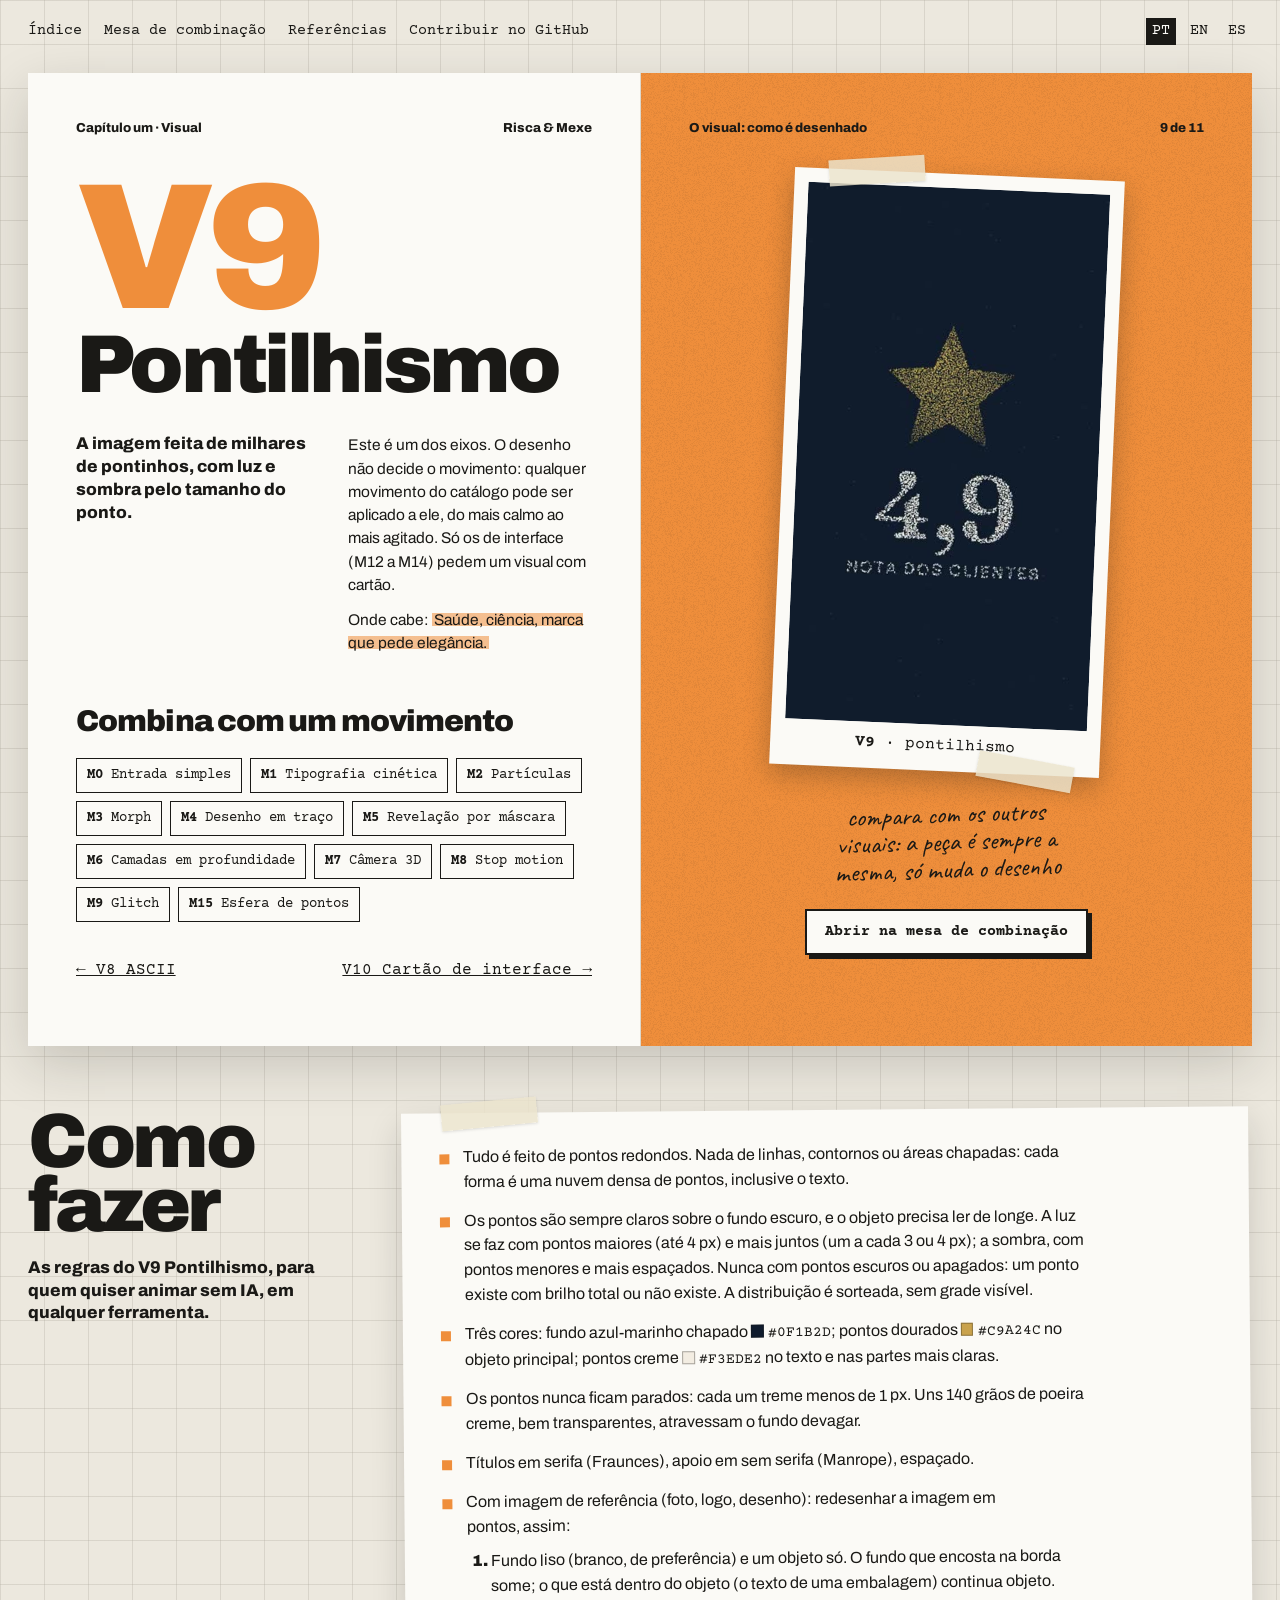
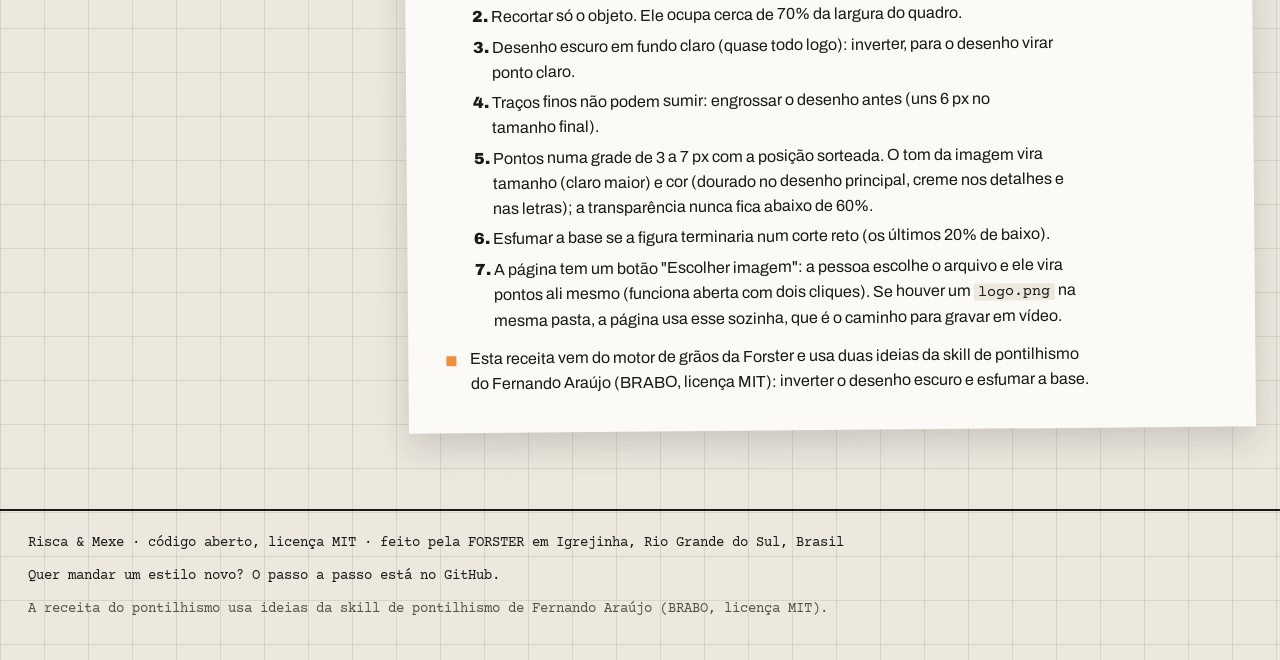
<file: Item.html>
<!doctype html>
<html lang="pt-BR">
<head>

<meta charset="utf-8">
<meta name="viewport" content="width=device-width, initial-scale=1">
<title>Risca &amp; Mexe · item</title>
<meta name="description" content="Um índice aberto de estilos de animação. Toda animação são duas escolhas: como ela é desenhada e como ela se mexe. Escolha uma de cada, veja ao vivo e leve a receita para a IA.">
<meta property="og:title" content="Risca &amp; Mexe">
<meta property="og:description" content="Um índice aberto de estilos de animação: escolha como desenhar e como mexer, e veja ao vivo.">
<meta property="og:image" content="https://riscaemexe.com.br/img/compartilhar.jpg">
<meta property="og:type" content="website">
<meta name="twitter:card" content="summary_large_image">
<link rel="icon" href="img/icone.svg" type="image/svg+xml">
<link rel="preconnect" href="https://fonts.googleapis.com">
<link rel="stylesheet" href="https://fonts.googleapis.com/css2?family=Archivo:wdth,wght@62..125,400..900&family=Caveat:wght@500;600&family=Courier+Prime:wght@400;700&display=swap">
<link rel="stylesheet" href="estilo.css">
<script src="textos.js"></script>
<style>
  /* página dupla: texto à esquerda, o vídeo colado à direita */
  .folha { max-width: 1380px; margin: 0 auto; padding: 10px 28px 80px; }
  .dupla { display: grid; grid-template-columns: 1fr 1fr; gap: 0; background: var(--branco); box-shadow: 0 18px 50px rgba(26,25,22,.18); min-height: 760px; }
  .pagina { position: relative; padding: 46px 48px 54px; overflow: hidden; }
  .pagina + .pagina { border-left: 1px solid #ddd8cc; }
  .pagina.laranja { background: var(--laranja); }
  .cab { display: flex; justify-content: space-between; font-weight: 800; font-size: 13px; margin-bottom: 36px; position: relative; }
  .num-grande { font-size: clamp(120px, 14vw, 210px); color: var(--laranja); }
  h1.titulo { font-size: clamp(54px, 6.4vw, 96px); margin-top: 6px; text-wrap: balance; hyphens: auto; overflow-wrap: break-word; }
  .texto { columns: 2; column-gap: 28px; margin-top: 34px; font-size: 15.5px; max-width: 640px; }
  .texto p { margin: 0 0 12px; break-inside: avoid; }
  .texto .abre { font-weight: 800; font-size: 17px; line-height: 1.35; }
  .grande { position: relative; width: min(330px, 70%); margin: 30px auto 0; transform: rotate(2.5deg); }
  .grande .polaroide { position: relative; width: 100%; padding: 14px 14px 46px; }
  .grande .legenda { font-size: 16px; bottom: 14px; }
  .sem-modelo { aspect-ratio: 9 / 16; display: grid; place-items: center; font-family: var(--f-maquina); font-size: 16px; }
  /* a anotação fica embaixo da polaroide, sobre o laranja, e não encosta no número */
  .pagina.laranja .nota { position: relative; max-width: 300px; margin: 30px auto 0; text-align: center; transform: rotate(-2deg); text-wrap: balance; }
  .abrir { position: relative; text-align: center; margin: 26px 0 0; }
  .combina { margin-top: 44px; position: relative; }
  .combina h2 { font-family: var(--f-titulo); font-weight: 900; font-size: 30px; letter-spacing: -0.03em; margin: 0 0 14px; }
  .chips { display: flex; flex-wrap: wrap; gap: 8px; }
  .chip { font-family: var(--f-maquina); font-size: 14px; background: var(--branco); border: 1.5px solid var(--tinta); padding: 6px 10px; text-decoration: none; }
  .chip b { font-weight: 700; }
  .chip:hover { background: var(--tinta); color: var(--branco); }
  .passa { display: flex; justify-content: space-between; gap: 16px; margin-top: 26px; font-family: var(--f-maquina); }
  .passa a { display: inline-flex; align-items: center; min-height: 44px; }   /* 44 px de toque para o dedo */
  .passa a:last-child { text-align: right; justify-content: flex-end; margin-left: auto; }
  /* como fazer: a receita do item, para animar sem IA */
  .receita { display: grid; grid-template-columns: minmax(220px, .55fr) 1.45fr; gap: 28px 56px; align-items: start; margin-top: 64px; }
  .receita h2 { font-size: clamp(48px, 6vw, 92px); margin-bottom: 18px; }
  .receita .lead, .vida .lead { margin: 0; max-width: 30ch; font-weight: 800; font-size: 17px; line-height: 1.35; text-wrap: pretty; }
  .folha-receita { position: relative; background: var(--branco); padding: 32px 36px 36px; box-shadow: 0 14px 34px rgba(26,25,22,.16); transform: rotate(-.5deg); }
  .regras { margin: 0; padding: 0; list-style: none; display: grid; gap: 14px; max-width: 72ch; }
  .regras > li { position: relative; padding-left: 26px; line-height: 1.55; text-wrap: pretty; }
  .regras > li::before { content: ""; position: absolute; left: 2px; top: .55em; width: 10px; height: 10px; background: var(--laranja); }
  .regras ol { margin: 10px 0 0; padding-left: 24px; display: grid; gap: 6px; }
  .regras ol li::marker { font-family: var(--f-titulo); font-weight: 900; }
  .folha-receita .solta { margin: 0; max-width: 64ch; line-height: 1.55; }
  .folha-receita code { font-family: var(--f-maquina); font-size: .95em; background: var(--papel); padding: 0 .3em; }
  .cor { white-space: nowrap; font-family: var(--f-maquina); font-size: .92em; }
  .cor i { display: inline-block; width: .85em; height: .85em; margin-right: .3em; vertical-align: -.08em; border: 1px solid rgba(26,25,22,.35); }
  /* na vida real: os filmes de referências.js que usam este movimento, como polaroides deitadas */
  .vida { display: grid; grid-template-columns: minmax(220px, .55fr) 1.45fr; gap: 28px 56px; align-items: start; margin-top: 64px; }
  .vida h2 { font-size: clamp(48px, 6vw, 92px); margin-bottom: 18px; }
  .vida-nota { margin: 12px 0 0; max-width: 34ch; font-family: var(--f-maquina); font-size: 13.5px; line-height: 1.45; text-wrap: pretty; }
  .filmes { display: flex; flex-wrap: wrap; gap: 30px 24px; padding-top: 6px; }
  .cartao-filme { display: grid; gap: 4px; align-content: start; width: min(100%, 280px); padding: 10px 10px 14px; background: var(--branco); box-shadow: 0 10px 26px rgba(26,25,22,.2); text-decoration: none; }
  .cartao-filme .quadro { position: relative; aspect-ratio: 16 / 9; background: #111; overflow: hidden; margin-bottom: 6px; }
  .cartao-filme img { position: absolute; inset: 0; width: 100%; height: 100%; object-fit: cover; }
  .cartao-filme b { font-family: var(--f-titulo); font-weight: 800; font-size: 16px; line-height: 1.15; text-wrap: balance; }
  .cartao-filme span, .cartao-filme em { font-family: var(--f-maquina); font-size: 13px; font-style: normal; }
  .cartao-filme em { font-weight: 700; display: flex; flex-wrap: wrap; align-items: baseline; gap: 2px 10px; }
  .cartao-filme .vm { white-space: nowrap; }
  .cartao-filme:hover b { text-decoration: underline; text-underline-offset: 3px; }
  @media (max-width: 900px) {
    .folha { padding: 10px 12px 60px; }
    .dupla { grid-template-columns: 1fr; }
    .pagina { padding: 32px 22px 40px; }
    .pagina + .pagina { border-left: 0; }
    .texto { columns: 1; }
    h1.titulo { font-size: clamp(40px, 11vw, 96px); }
    .receita { grid-template-columns: 1fr; margin-top: 44px; }
    .vida { grid-template-columns: 1fr; margin-top: 44px; }
    .cartao-filme { transform: none !important; }
    .folha-receita { padding: 26px 20px 28px; transform: none; }
  }
  /* celular (até 600 px): a ordem vira número e nome, a polaroide com o vídeo (na faixa laranja), o texto, "Combina com" numa
     fileira que rola de lado e a navegação. As duas páginas viram uma só (display: contents) e cada pedaço ganha a sua ordem. */
  @media (max-width: 600px) {
    .dupla { display: grid; grid-template-columns: minmax(0, 1fr); min-height: 0; padding: 24px 20px 32px; }
    .pagina, .pagina.laranja { display: contents; }
    .pagina > .cab { order: 1; margin-bottom: 20px; }
    .num-grande { order: 2; font-size: clamp(92px, 30vw, 140px); }
    h1.titulo { order: 3; }
    .laranja-dentro { order: 4; position: relative; overflow: hidden; background: var(--laranja); margin: 26px -20px 0; padding: 22px 20px 28px; }
    .laranja-dentro .cab { margin-bottom: 16px; }
    .texto { order: 5; margin-top: 26px; }
    .combina { order: 6; margin-top: 34px; }
    .passa { order: 7; flex-wrap: wrap; }
    .grande { width: min(250px, 72%); margin-top: 6px; }
    .grande .polaroide { padding-bottom: 40px; }
    .grande .legenda { font-size: 12px; bottom: 13px; }
    .pagina.laranja .nota { margin-top: 22px; }
    .chips { flex-wrap: nowrap; overflow-x: auto; gap: 8px; margin: 0 -20px; padding: 2px 48px 10px 20px; scrollbar-width: none; -webkit-mask-image: linear-gradient(90deg, #000 86%, transparent); mask-image: linear-gradient(90deg, #000 86%, transparent); }
    .chips::-webkit-scrollbar { display: none; }
    .chip { flex: none; display: inline-flex; align-items: center; gap: 6px; min-height: 44px; padding: 0 12px; white-space: nowrap; }
  }
</style>
</head>
<body class="papel-fundo">
<header class="topo">
  <nav><a href="index.html" data-t="navIndice">Índice</a><a href="Mesa.html" data-t="navMesa">Mesa de combinação</a><a href="Referencias.html" data-t="navRefs">Referências</a><a href="https://github.com/oiforster/risca-e-mexe" data-t="navContribuir">Contribuir no GitHub</a></nav>
  <div class="linguas" aria-label="Língua" data-ta="aria-label:lingua"><a href="Item.html" hreflang="pt-BR" data-lingua="pt" aria-current="true">PT</a><a href="Item.html?lang=en" hreflang="en" data-lingua="en">EN</a><a href="Item.html?lang=es" hreflang="es" data-lingua="es">ES</a></div>
</header>
<main class="folha">
  <div class="dupla">
    <section class="pagina">
      <div class="cab"><span id="capitulo"></span><span>Risca &amp; Mexe</span></div>
      <div class="titulo num-grande" id="numero"></div>
      <h1 class="titulo" id="nome"></h1>
      <div class="texto">
        <p class="abre" id="oque"></p>
        <p id="explica"></p>
        <p><span data-t="ondeCabe">Onde cabe:</span> <mark id="cabe"></mark></p>
      </div>
      <div class="combina" id="combina">
        <h2 id="combinaTitulo"></h2>
        <div class="chips" id="chips"></div>
      </div>
      <div class="passa"><a id="ant" href="#"></a><a id="prox" href="#"></a></div>
    </section>
    <section class="pagina laranja">
      <div class="laranja-dentro">
      <div class="grao"></div>
      <div class="cab"><span id="eixo"></span><span id="pag"></span></div>
      <div class="grande">
        <div class="polaroide"><video id="video" muted loop playsinline></video><div class="sem-modelo quadriculado" id="semModelo" hidden data-t="semModelo">sem modelo</div><span class="legenda" id="legenda"></span>
          <i class="fita" style="left:34px;top:-13px;transform:rotate(-6deg)"></i><i class="fita" style="right:26px;bottom:-10px;transform:rotate(8deg)"></i></div>
      </div>
      <p class="mao nota" id="nota"></p>
      <p class="abrir" id="abrir"><a class="botao" id="abrirMesa" href="Mesa.html" data-t="abrirMesa">Abrir na mesa de combinação</a></p>
      </div>
    </section>
  </div>
  <section class="vida" id="vida" aria-labelledby="naVidaReal" hidden>
    <div>
      <h2 class="titulo" id="naVidaReal" data-t="naVidaReal">Na vida real</h2>
      <p class="lead" id="vidaLead"></p>
      <p class="vida-nota" id="vidaNota" hidden data-t="vidaNota">Nos filmes, o desenho é 3D; aqui o estilo é o mesmo, desenhado em 2D.</p>
    </div>
    <div class="filmes" id="filmes"></div>
  </section>
  <section class="receita" aria-labelledby="comoFazer">
    <div>
      <h2 class="titulo" id="comoFazer" data-t="comoFazer">Como fazer</h2>
      <p class="lead" id="receitaLead"></p>
    </div>
    <div class="folha-receita">
      <div id="receita"></div>
      <i class="fita" style="left:40px;top:-12px;transform:rotate(-5deg)"></i>
    </div>
  </section>
</main>
<footer class="rodape">
  <span data-t="rodapeFeito">Risca &amp; Mexe · código aberto, licença MIT · feito pela FORSTER em Igrejinha, Rio Grande do Sul, Brasil</span>
  <span data-t="rodapeEstilo">Quer mandar um estilo novo? O passo a passo está no GitHub.</span>
  <span class="credito" data-t="rodapeCredito">A receita do pontilhismo usa ideias da skill de pontilhismo de Fernando Araújo (BRABO, licença MIT).</span>
</footer>
<script src="itens.js"></script>
<script src="receitas.js"></script>
<script src="referencias.js"></script>
<script src="traducoes.js"></script>
<script>
aplicarLingua(LINGUA); aplicarTextos();   // a língua do endereço troca os dados e os textos fixos antes de montar
const { visuais, movimentos } = window.MI;
const INTERFACE = [12, 13, 14], CARTAO = [7, 10, 11];   // os movimentos de interface acontecem dentro de um cartão
const calmo = matchMedia('(prefers-reduced-motion: reduce)').matches;
const $ = s => document.getElementById(s);
const qid = new URLSearchParams(location.search).get('id') || 'V9';
let ehV = qid[0] !== 'M', lista = ehV ? visuais : movimentos;
let it = lista.find(i => i.n > 0 && i.n === +qid.slice(1));
if (!it) { ehV = true; lista = visuais; it = visuais[8]; }   // endereço errado abre o V9
const n = it.n, L = ehV ? 'V' : 'M', cod = L + n, outra = ehV ? movimentos : visuais;
const inter = !ehV && INTERFACE.includes(n), comCartao = ehV && CARTAO.includes(n);

$('capitulo').textContent = ehV ? T.capituloV : T.capituloM;
$('eixo').textContent = ehV ? T.eixoV : T.eixoM;
$('numero').textContent = cod;
$('nome').textContent = it.nome;
$('oque').textContent = it.oque;
$('cabe').textContent = it.cabe;
$('explica').textContent = it.ref ? T.explicaRef : inter ? T.explicaInter : ehV ? T.explicaV + (comCartao ? '' : T.explicaVcartao) : T.explicaM;
$('nota').textContent = inter ? T.notaInter : ehV ? T.notaV : T.notaM;
$('nota').hidden = !!it.ref;

// com o que combina: os de interface só com os visuais de cartão (e vice-versa); os sem modelo não abrem na mesa
$('combinaTitulo').textContent = ehV ? T.combinaV : T.combinaM;
const opcoes = outra.filter(o => !o.ref && (inter ? CARTAO.includes(o.n) : !(ehV && !comCartao && INTERFACE.includes(o.n))));
$('chips').innerHTML = opcoes.map(o => `<a class="chip" href="Mesa.html?v=${ehV ? n : o.n}&m=${ehV ? o.n : n}"><b>${ehV ? 'M' : 'V'}${o.n}</b> ${o.nome}</a>`).join('');
$('combina').hidden = !!it.ref;
$('abrir').hidden = !!it.ref;
$('abrirMesa').href = ehV ? `Mesa.html?v=${n}&m=0` : `Mesa.html?v=${inter ? 10 : 1}&m=${n}`;

const video = $('video');
if (it.arq) { video.autoplay = !calmo; video.preload = calmo ? 'none' : 'auto'; video.poster = `capas/${PASTA}${it.arq}.jpg`; video.src = `v/${PASTA}${it.arq}.mp4`; }
else { video.hidden = true; $('semModelo').hidden = false; }
$('legenda').innerHTML = `<b>${cod}</b><span class="resto"> · ${it.nome.toLowerCase()}</span>`;
ajustarLegendas();

const seq = lista.filter(i => i.n > 0), k = seq.indexOf(it);
const ant = seq[(k - 1 + seq.length) % seq.length], prox = seq[(k + 1) % seq.length];
$('ant').href = `Item.html?id=${L}${ant.n}`; $('ant').textContent = `← ${L}${ant.n} ${ant.nome}`;
$('prox').href = `Item.html?id=${L}${prox.n}`; $('prox').textContent = `${L}${prox.n} ${prox.nome} →`;
$('pag').textContent = T.pag(k + 1, seq.length);
document.title = `${cod} ${it.nome} · Risca & Mexe`;

// na vida real: nos movimentos, os filmes em que ele é o principal (m) ou aparece junto (tambem), o principal primeiro;
// nos visuais, os filmes cujo campo v é este visual (os filmes são 3D; o nosso estilo é o mesmo, desenhado em 2D)
const FILMES = (window.REFS || {}).filmes || [];
const naVida = ehV
  ? FILMES.map((f, i) => ({ f, i, principal: true })).filter(x => x.f.v === n)
  : FILMES.map((f, i) => ({ f, i, principal: f.m === n })).filter(x => x.principal || (x.f.tambem || []).includes(n)).sort((a, b) => b.principal - a.principal);
$('vida').hidden = !naVida.length;
$('vidaLead').textContent = T.vidaLead(cod);
$('vidaNota').hidden = !ehV;
const marca = ehV ? T.marcaV : T.marcaM;
$('filmes').innerHTML = naVida.map(({ f, i, principal }, k) => `
  <a class="cartao-filme" href="Referencias.html#filme-${i + 1}" style="transform:rotate(${k % 2 ? 1.2 : -1.2}deg)">
    <span class="quadro"><img src="https://i.ytimg.com/vi/${f.id}/hqdefault.jpg" alt="" loading="lazy"></span>
    <b>${f.titulo}</b>
    <span>${f.autor}</span>
    <em>${principal ? `<mark>${marca}</mark>` : T.apareceJunto} <span class="vm">V${f.v} × M${f.m}</span></em>
  </a>`).join('');

// como fazer: a receita de receitas.js em lista (os passos numerados ficam dentro do item de cima; as cores ganham uma amostra)
const esc = s => s.replace(/[&<>"]/g, c => ({ '&': '&amp;', '<': '&lt;', '>': '&gt;', '"': '&quot;' }[c]));
const enfeitar = s => esc(s).replace(/`([^`]+)`/g, '<code>$1</code>').replace(/#[0-9A-Fa-f]{6}\b/g, h => `<span class="cor"><i style="background:${h}"></i>${h}</span>`);
function receita(txt) {
  const itens = [];
  for (const l of txt.split('\n')) {
    const sub = l.match(/^\s+\d+\.\s+(.*)$/);
    if (sub && itens.length) itens[itens.length - 1].sub.push(sub[1]);
    else if (l.startsWith('- ')) itens.push({ t: l.slice(2), sub: [] });
    else if (l.trim()) itens.push({ t: l.trim(), sub: [], solto: true });
  }
  if (itens.every(i => i.solto)) return itens.map(i => `<p class="solta">${enfeitar(i.t)}</p>`).join('');
  return '<ul class="regras">' + itens.map(i => `<li>${enfeitar(i.t)}${i.sub.length ? '<ol>' + i.sub.map(s => `<li>${enfeitar(s)}</li>`).join('') + '</ol>' : ''}</li>`).join('') + '</ul>';
}
const R = (window.RECEITAS || {})[cod];
$('receitaLead').textContent = it.ref ? T.receitaRef(cod, it.nome) : T.receitaLead(cod, it.nome);
$('receita').innerHTML = R ? receita(R) : `<p class="solta">${T.semReceita}</p>`;
linkar();
</script>
</body>
</html>
</file>
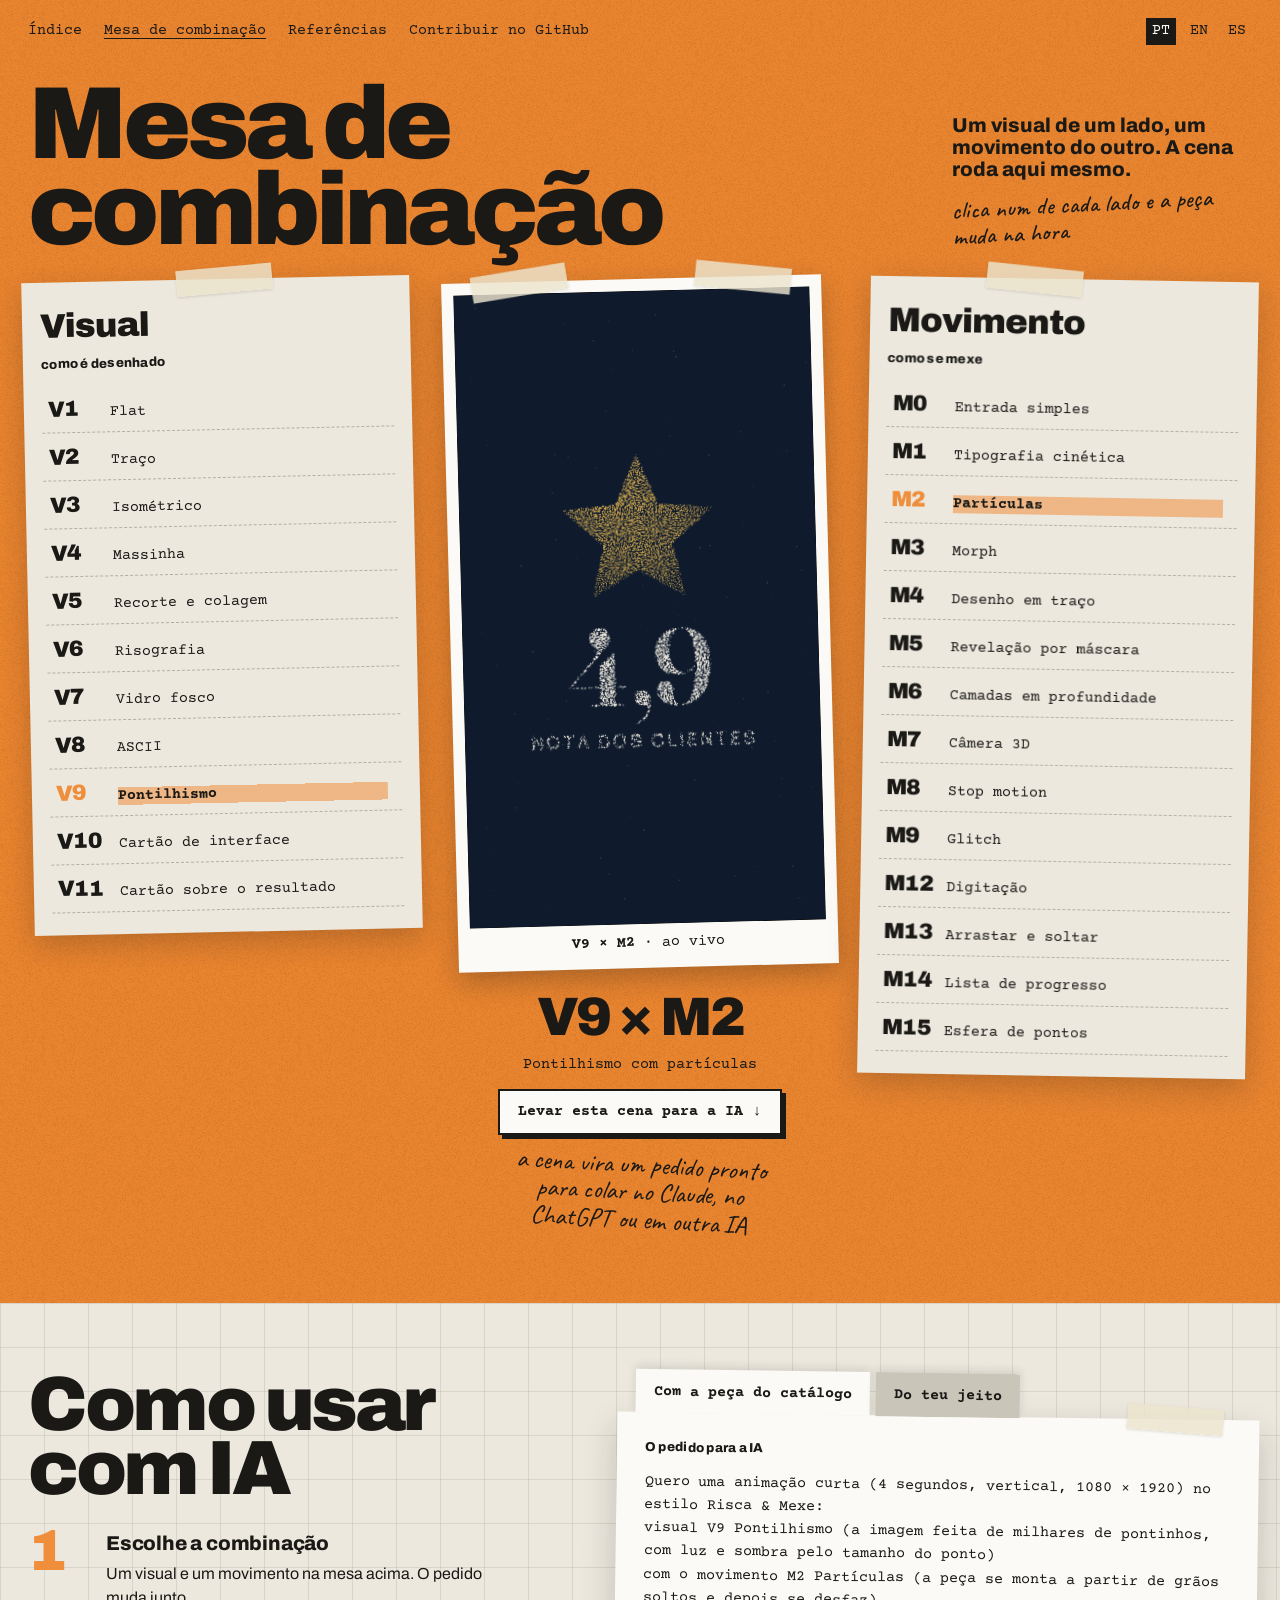
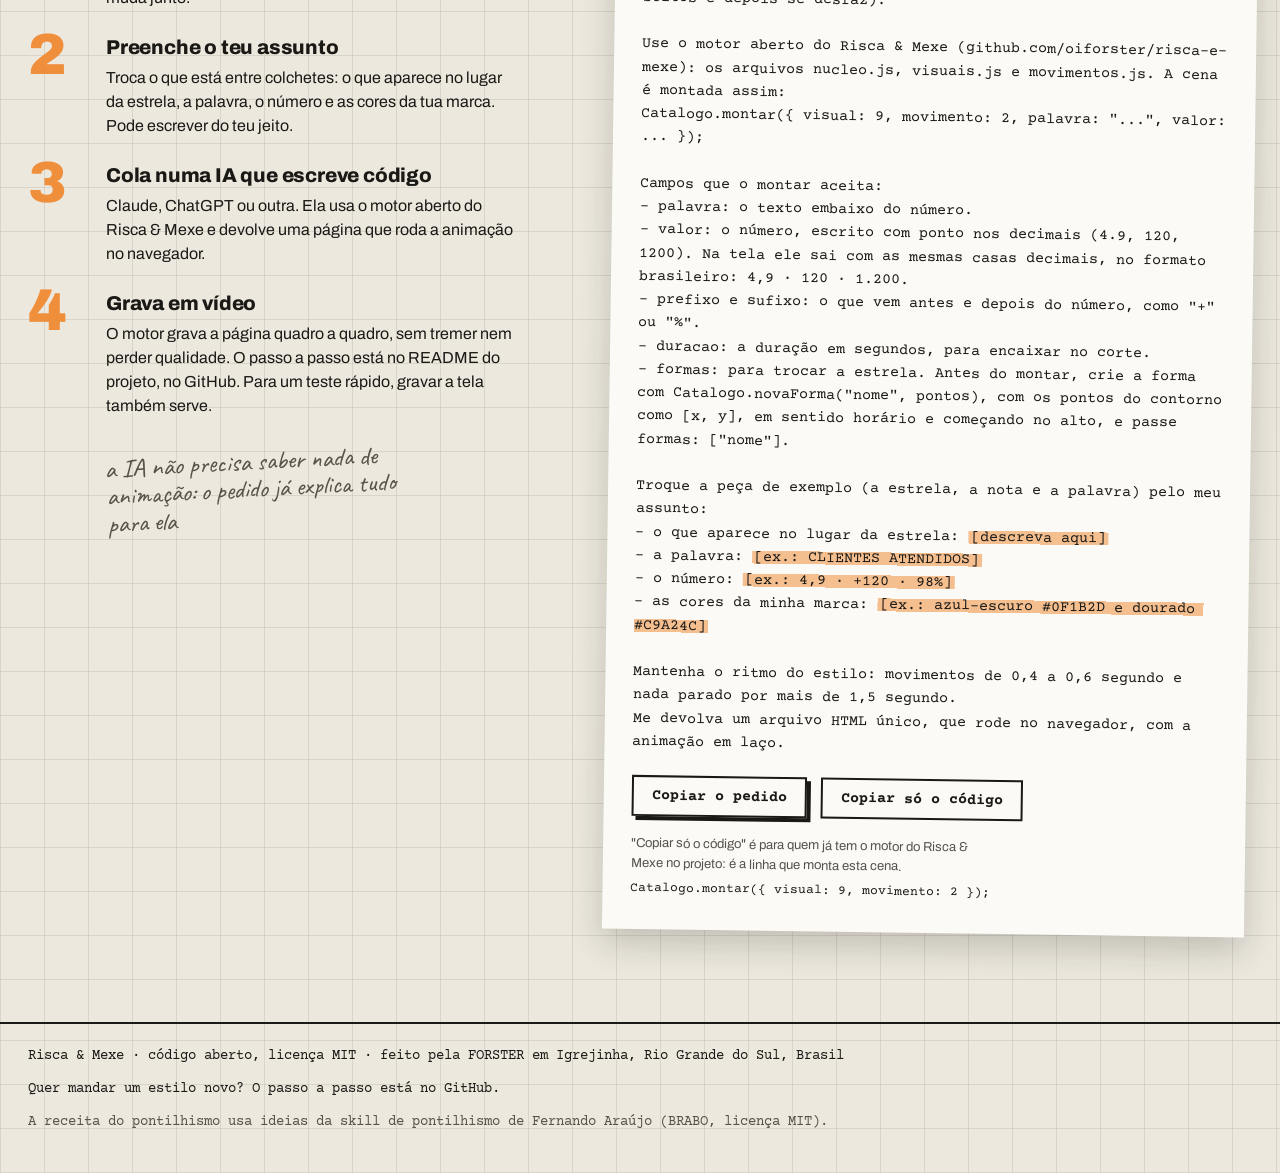
<file: Mesa.html>
<!doctype html>
<html lang="pt-BR">
<head>

<meta charset="utf-8">
<meta name="viewport" content="width=device-width, initial-scale=1">
<title data-t="tituloMesa">Mesa de combinação · Risca &amp; Mexe</title>
<meta name="description" content="Um índice aberto de estilos de animação. Toda animação são duas escolhas: como ela é desenhada e como ela se mexe. Escolha uma de cada, veja ao vivo e leve a receita para a IA.">
<meta property="og:title" content="Risca &amp; Mexe">
<meta property="og:description" content="Um índice aberto de estilos de animação: escolha como desenhar e como mexer, e veja ao vivo.">
<meta property="og:image" content="https://riscaemexe.com.br/img/compartilhar.jpg">
<meta property="og:type" content="website">
<meta name="twitter:card" content="summary_large_image">
<link rel="icon" href="img/icone.svg" type="image/svg+xml">
<link rel="preconnect" href="https://fonts.googleapis.com">
<link rel="stylesheet" href="https://fonts.googleapis.com/css2?family=Archivo:wdth,wght@62..125,400..900&family=Caveat:wght@500;600&family=Courier+Prime:wght@400;700&display=swap">
<link rel="stylesheet" href="estilo.css">
<script src="textos.js"></script>
<style>
  /* a mesa: visual à esquerda, movimento à direita, a cena ao vivo no meio, colada na folha laranja */
  .mesa { position: relative; background: var(--laranja-fundo); overflow: hidden; padding-bottom: 70px; }
  .cabeca { position: relative; max-width: 1380px; margin: 0 auto; padding: 18px 28px 0; display: grid; grid-template-columns: 1fr auto; align-items: end; gap: 20px; }
  .cabeca h1 { font-size: clamp(46px, 8vw, 124px); }
  .cabeca p { font-family: var(--f-titulo); font-weight: 800; font-size: 20px; line-height: 1.1; max-width: 300px; margin: 0 0 10px; }
  .tres { position: relative; max-width: 1380px; margin: 26px auto 0; padding: 0 28px; display: grid; grid-template-columns: 1fr minmax(300px, 380px) 1fr; gap: 34px; align-items: start; }
  .coluna { background: var(--papel); padding: 18px 18px 22px; box-shadow: 0 10px 28px rgba(26,25,22,.22); position: relative; }
  .coluna.esq { transform: rotate(-1.2deg); }
  .coluna.dir { transform: rotate(1deg); }
  .coluna h2 { font-family: var(--f-titulo); font-weight: 900; font-size: 34px; letter-spacing: -0.03em; margin: 0 0 4px; }
  .coluna .rotulo { display: block; margin-bottom: 12px; }
  .lista { display: grid; gap: 2px; }
  .linha { display: grid; grid-template-columns: 54px 1fr auto; align-items: baseline; gap: 8px; background: none; border: 0; padding: 6px 6px; text-align: left; cursor: pointer; font: inherit; color: inherit; border-bottom: 1px dashed var(--linha); }
  .linha b { font-family: var(--f-titulo); font-weight: 900; font-size: 22px; letter-spacing: -0.03em; }
  .linha span { font-family: var(--f-maquina); font-size: 15px; }
  .linha[aria-pressed="true"] span { background: linear-gradient(transparent 10%, var(--marca) 10%, var(--marca) 90%, transparent 90%); font-weight: 700; }
  .linha[aria-pressed="true"] b { color: var(--laranja); }
  .linha:hover span { text-decoration: underline; }
  /* com um movimento de interface (M12 a M14), os visuais de cartão ganham a marca "combina" */
  .tag { display: none; font-style: normal; font-family: var(--f-maquina); font-size: 11px; font-weight: 700; line-height: 1.4; background: var(--tinta); color: var(--branco); padding: 1px 6px; align-self: center; }
  .mesa.interface .tag { display: inline-block; }
  .meio { position: relative; }
  .meio .polaroide { position: relative; padding: 12px 12px 44px; transform: rotate(-1.5deg); }
  .meio .tela { position: relative; width: 100%; aspect-ratio: 9 / 16; background: #111; overflow: hidden; }
  .meio iframe { position: absolute; inset: 0; width: 100%; height: 100%; border: 0; }
  .meio .legenda { font-size: 15px; bottom: 13px; }
  /* no celular: as escolhas em duas faixas logo abaixo da cena */
  .compacto { display: none; }
  .compacto .rotulo { display: block; margin-bottom: 6px; }
  .faixa { position: relative; display: flex; gap: 6px; overflow-x: auto; scrollbar-width: none; padding: 2px 48px 8px 2px; -webkit-mask-image: linear-gradient(90deg, #000 84%, transparent); mask-image: linear-gradient(90deg, #000 84%, transparent); }
  .faixa::-webkit-scrollbar { display: none; }
  .escolha { flex: none; min-height: 44px; display: inline-flex; align-items: center; gap: 7px; padding: 0 12px; font-family: var(--f-maquina); font-size: 14px; color: var(--tinta); background: var(--branco); border: 1.5px solid var(--tinta); cursor: pointer; }
  .escolha b { font-family: var(--f-titulo); font-weight: 900; font-size: 16px; letter-spacing: -0.02em; }
  .escolha[aria-pressed="true"] { background: var(--tinta); color: var(--branco); }
  .escolha[aria-pressed="true"] .tag { background: var(--laranja); color: var(--tinta); }
  .pedido { margin-top: 26px; text-align: center; position: relative; display: grid; gap: 12px; justify-items: center; }
  .pedido .par { font-family: var(--f-titulo); font-weight: 900; font-size: 54px; letter-spacing: -0.04em; line-height: .9; }
  .pedido .frase { font-family: var(--f-maquina); font-size: 15px; }
  .aviso-cartao { margin: 0; max-width: 320px; font-family: var(--f-maquina); font-size: 14px; line-height: 1.45; text-wrap: balance; }
  .aviso-cartao button { font: inherit; font-weight: 700; color: inherit; background: none; border: 0; padding: 0; text-decoration: underline; text-underline-offset: 3px; cursor: pointer; }
  .nota2 { width: 250px; margin: 4px 0 0; transform: rotate(3deg); text-wrap: balance; }
  /* como usar com IA: os passos à esquerda, a ficha do pedido à direita */
  .ia { position: relative; max-width: 1380px; margin: 0 auto; padding: 70px 28px 90px; display: grid; grid-template-columns: minmax(280px, 0.9fr) 1.1fr; gap: 56px; align-items: start; }
  .ia h2 { font-size: clamp(48px, 6vw, 92px); margin-bottom: 26px; }
  .passos { list-style: none; margin: 0; padding: 0; display: grid; gap: 22px; counter-reset: passo; }
  .passos li { display: grid; grid-template-columns: 64px 1fr; gap: 14px; align-items: start; counter-increment: passo; }
  .passos li::before { content: counter(passo); font-family: var(--f-titulo); font-weight: 900; font-size: 58px; line-height: .8; color: var(--laranja); letter-spacing: -0.04em; }
  .passos b { display: block; font-family: var(--f-titulo); font-weight: 800; font-size: 20px; letter-spacing: -0.01em; margin-bottom: 4px; }
  .passos p { margin: 0; max-width: 46ch; }
  /* a ficha do pedido é uma pasta com duas abas: a peça do catálogo e o pedido do teu jeito */
  .pasta { position: relative; transform: rotate(.8deg); min-width: 0; }
  .abas { position: relative; z-index: 2; display: flex; flex-wrap: wrap; gap: 6px; padding-left: 18px; margin-bottom: -1px; }
  .aba { min-height: 44px; padding: 11px 18px 10px; font-family: var(--f-maquina); font-weight: 700; font-size: 15px; color: var(--tinta); background: var(--cinza); border: 0; cursor: pointer; box-shadow: 0 -3px 10px rgba(26,25,22,.12); clip-path: inset(-20px -20px 0 -20px); }
  .aba:hover { text-decoration: underline; text-underline-offset: 3px; }
  .aba[aria-selected="true"] { background: var(--branco); text-decoration: none; cursor: default; }
  .ficha { position: relative; background: var(--branco); padding: 26px 28px 30px; box-shadow: 0 14px 34px rgba(26,25,22,.2); }
  .ficha .campo { display: block; width: 100%; min-height: 112px; resize: vertical; margin: 0; padding: 12px 14px; font-family: var(--f-maquina); font-size: 15px; line-height: 1.5; color: var(--tinta); background: var(--papel); border: 2px solid var(--tinta); border-radius: 0; }
  .ficha .campo:focus-visible { outline: 3px solid var(--laranja); outline-offset: 2px; }
  .ficha .caixa { display: flex; align-items: center; gap: 10px; min-height: 44px; margin-top: 8px; font-family: var(--f-maquina); font-size: 15px; cursor: pointer; }
  .ficha .caixa input { width: 20px; height: 20px; margin: 0; accent-color: var(--tinta); flex: none; }
  .ficha .aviso-imagem { margin: 4px 0 0; padding: 10px 14px; border: 1.5px dashed var(--tinta); font-family: var(--f-maquina); font-size: 14px; line-height: 1.5; text-wrap: pretty; }
  .ficha .aviso-imagem code { font-weight: 700; }
  .ficha .rotulo.depois { margin-top: 26px; }
  .ficha pre.rolar { max-height: 460px; overflow: auto; padding-right: 10px; scrollbar-width: thin; scrollbar-color: var(--linha) transparent; }
  .ficha .rotulo { display: block; margin-bottom: 12px; }
  .ficha pre { margin: 0 0 22px; white-space: pre-wrap; font-family: var(--f-maquina); font-size: 15px; line-height: 1.55; }
  .ficha pre mark { padding: 0 .15em; }
  .ficha .botoes { display: flex; flex-wrap: wrap; gap: 14px; align-items: center; }
  .ficha .aviso { font-size: 13px; color: var(--lapis); max-width: 52ch; margin: 18px 0 0; }
  .ficha .codigo { display: block; margin-top: 6px; font-family: var(--f-maquina); font-size: 13px; overflow-wrap: anywhere; }
  .ia .mao.nota3 { margin: 30px 0 0 78px; width: 300px; transform: rotate(-3deg); }
  @media (max-width: 1000px) { .ia { grid-template-columns: 1fr; } .ia .mao.nota3 { display: none; } }
  @media (max-width: 480px) {
    .ia { padding-left: 16px; padding-right: 16px; }
    .abas { flex-wrap: nowrap; padding-left: 0; }
    .aba { flex: 1 1 0; padding: 10px 8px; font-size: 13px; line-height: 1.2; text-align: center; }
    .ficha { padding: 22px 18px 24px; }
    .pasta .fita-pasta { display: none; }
  }
  /* celular (até 600 px): os botões de copiar no alto da ficha, logo abaixo das abas; o texto do pedido numa caixa de altura
     limitada que rola por dentro */
  @media (max-width: 600px) {
    .ficha [role="tabpanel"] { display: flex; flex-direction: column; }
    .ficha [role="tabpanel"][hidden] { display: none; }
    .ficha .botoes { order: -1; margin-bottom: 18px; }
    .ficha pre { max-height: min(420px, 55vh); overflow: auto; padding: 12px 14px; border: 1.5px dashed var(--linha); background: var(--papel); scrollbar-width: thin; }
    .ficha .rotulo.depois { margin-top: 22px; }
    .meio .legenda { left: 8px; right: 8px; white-space: nowrap; overflow: hidden; font-size: 12px; }
  }
  @media (max-width: 1000px) {
    .cabeca { grid-template-columns: 1fr; }
    .cabeca h1 { font-size: min(13vw, 110px); }
    .tres { grid-template-columns: 1fr; }
    .meio { width: 100%; max-width: 360px; margin: 0 auto; }
    .coluna, .nota2 { display: none; }
    .compacto { display: grid; grid-template-columns: minmax(0, 1fr); gap: 12px; margin-top: 20px; }
    .compacto > div { min-width: 0; }
  }
</style>
</head>
<body class="papel-fundo">
<section class="mesa">
  <div class="grao"></div>
  <header class="topo">
    <nav><a href="index.html" data-t="navIndice">Índice</a><a href="Mesa.html" aria-current="page" data-t="navMesa">Mesa de combinação</a><a href="Referencias.html" data-t="navRefs">Referências</a><a href="https://github.com/oiforster/risca-e-mexe" data-t="navContribuir">Contribuir no GitHub</a></nav>
    <div class="linguas" aria-label="Língua" data-ta="aria-label:lingua"><a href="Mesa.html" hreflang="pt-BR" data-lingua="pt" aria-current="true">PT</a><a href="Mesa.html?lang=en" hreflang="en" data-lingua="en">EN</a><a href="Mesa.html?lang=es" hreflang="es" data-lingua="es">ES</a></div>
  </header>
  <div class="cabeca">
    <h1 class="titulo" data-t="mesa">Mesa de combinação</h1>
    <div><p data-t="mesaLead">Um visual de um lado, um movimento do outro. A cena roda aqui mesmo.</p><p class="mao" data-t="mesaMao" style="font-family:var(--f-mao);font-weight:500;font-size:24px;transform:rotate(-3deg)">clica num de cada lado e a peça muda na hora</p></div>
  </div>
  <div class="tres">
    <div class="coluna esq"><h2 data-t="visual">Visual</h2><span class="rotulo" data-t="comoDesenhado">como é desenhado</span><div class="lista" id="listaV"></div>
      <i class="fita" style="left:40%;top:-12px;transform:rotate(-4deg)"></i></div>
    <div class="meio">
      <div class="polaroide"><div class="tela"><iframe id="cena" title="A combinação rodando" data-ta="title:cenaTitulo"></iframe></div><span class="legenda" id="legenda"></span>
        <i class="fita" style="left:30px;top:-12px;transform:rotate(-8deg)"></i><i class="fita" style="right:30px;top:-12px;transform:rotate(7deg)"></i></div>
      <div class="compacto">
        <div role="group" aria-label="Visual" data-ta="aria-label:visual"><span class="rotulo" data-t="visual">Visual</span><div class="faixa" id="compV"></div></div>
        <div role="group" aria-label="Movimento" data-ta="aria-label:movimento"><span class="rotulo" data-t="movimento">Movimento</span><div class="faixa" id="compM"></div></div>
      </div>
      <div class="pedido">
        <div class="par" id="par">V9 × M2</div>
        <div class="frase" id="frase"></div>
        <p class="aviso-cartao" id="avisoCartao" hidden><span data-t="avisoAntes">O</span> <span id="avisoM">M12</span> <span data-t="avisoMeio">acontece num cartão de interface: combina com</span> <button type="button" data-eixo="v" data-n="7" data-atalho>V7</button>, <button type="button" data-eixo="v" data-n="10" data-atalho>V10</button> <span data-t="ou">ou</span> <button type="button" data-eixo="v" data-n="11" data-atalho>V11</button>.</p>
        <a class="botao" href="#ia" data-t="levar">Levar esta cena para a IA ↓</a>
        <p class="mao nota2" data-t="nota2">a cena vira um pedido pronto para colar no Claude, no ChatGPT ou em outra IA</p>
      </div>
    </div>
    <div class="coluna dir"><h2 data-t="movimento">Movimento</h2><span class="rotulo" data-t="comoMexe">como se mexe</span><div class="lista" id="listaM"></div>
      <i class="fita" style="left:30%;top:-12px;transform:rotate(5deg)"></i></div>
  </div>
</section>

<section class="ia papel-fundo" id="ia" aria-label="Como usar com IA" data-ta="aria-label:comoUsar">
  <div>
    <h2 class="titulo" data-t="comoUsar">Como usar com IA</h2>
    <ol class="passos">
      <li><div><b data-t="passo1t">Escolhe a combinação</b><p data-t="passo1p">Um visual e um movimento na mesa acima. O pedido ao lado muda junto.</p></div></li>
      <li><div><b id="passo2t" data-t="passo2t">Preenche o teu assunto</b><p id="passo2p" data-t="passo2p">Troca o que está entre colchetes: o que aparece no lugar da estrela, a palavra, o número e as cores da tua marca. Pode escrever do teu jeito.</p></div></li>
      <li><div><b data-t="passo3t">Cola numa IA que escreve código</b><p id="passo3p" data-t="passo3p">Claude, ChatGPT ou outra. Ela usa o motor aberto do Risca &amp; Mexe e devolve uma página que roda a animação no navegador.</p></div></li>
      <li><div><b data-t="passo4t">Grava em vídeo</b><p data-t="passo4p">O motor grava a página quadro a quadro, sem tremer nem perder qualidade. O passo a passo está no README do projeto, no GitHub. Para um teste rápido, gravar a tela também serve.</p></div></li>
    </ol>
    <p class="mao nota3" data-t="nota3">a IA não precisa saber nada de animação: o pedido já explica tudo para ela</p>
  </div>
  <div class="pasta">
    <div class="abas" role="tablist" aria-label="Dois jeitos de pedir" data-ta="aria-label:doisJeitos">
      <button class="aba" type="button" role="tab" id="abaCatalogo" aria-controls="painelCatalogo" aria-selected="true" data-t="abaCatalogo">Com a peça do catálogo</button>
      <button class="aba" type="button" role="tab" id="abaTeu" aria-controls="painelTeu" aria-selected="false" tabindex="-1" data-t="abaTeu">Do teu jeito</button>
    </div>
    <div class="ficha">
      <div role="tabpanel" id="painelCatalogo" aria-labelledby="abaCatalogo">
        <span class="rotulo" id="fichaTitulo" data-t="pedidoTitulo">O pedido para a IA</span>
        <pre id="pedidoIA"></pre>
        <div class="botoes">
          <button class="botao" id="copiar" type="button" data-t="copiar">Copiar o pedido</button>
          <button class="botao" id="copiarCodigo" type="button" style="box-shadow:none" data-t="copiarCodigo">Copiar só o código</button>
        </div>
        <p class="aviso" data-t="avisoCodigo">"Copiar só o código" é para quem já tem o motor do Risca &amp; Mexe no projeto: é a linha que monta esta cena.</p>
        <code class="codigo" id="codigo"></code>
      </div>
      <div role="tabpanel" id="painelTeu" aria-labelledby="abaTeu" hidden>
        <label class="rotulo" for="assunto" style="display:block;margin-bottom:10px" data-t="campoRotulo">O que vai aparecer na animação</label>
        <textarea class="campo" id="assunto" data-ta="placeholder:campoExemplo" placeholder="ex.: o logo da padaria, com a frase &quot;Pão quente às 17h&quot;"></textarea>
        <label class="caixa"><input type="checkbox" id="comImagem"><span data-t="comImagem">Vou anexar uma imagem (meu logo, uma foto)</span></label>
        <p class="aviso-imagem" id="avisoImagem" hidden data-th="avisoImagem">Com imagem: a página que a IA devolver tem um botão "Escolher imagem". Para ela carregar a imagem sozinha, salva o arquivo como <code>logo.png</code> na mesma pasta da página e abre a página por um servidor local. Aberta com dois cliques, o navegador bloqueia a imagem.</p>
        <span class="rotulo depois" data-t="pedidoTitulo">O pedido para a IA</span>
        <pre class="rolar" id="pedidoTeu" tabindex="0"></pre>
        <div class="botoes">
          <button class="botao" id="copiarTeu" type="button" data-t="copiar">Copiar o pedido</button>
        </div>
      </div>
    </div>
    <i class="fita fita-pasta" style="right:36px;top:30px;transform:rotate(4deg);z-index:3"></i>
  </div>
</section>

<footer class="rodape">
  <span data-t="rodapeFeito">Risca &amp; Mexe · código aberto, licença MIT · feito pela FORSTER em Igrejinha, Rio Grande do Sul, Brasil</span>
  <span data-t="rodapeEstilo">Quer mandar um estilo novo? O passo a passo está no GitHub.</span>
  <span class="credito" data-t="rodapeCredito">A receita do pontilhismo usa ideias da skill de pontilhismo de Fernando Araújo (BRABO, licença MIT).</span>
</footer>

<script src="itens.js"></script>
<script src="receitas.js"></script>
<script src="traducoes.js"></script>
<script>
aplicarLingua(LINGUA); aplicarTextos();   // a língua do endereço troca os dados, as receitas e os textos fixos antes de montar
const { visuais, movimentos } = window.MI;
const $ = s => document.getElementById(s);
const V_OK = visuais.filter(i => !i.ref), M_OK = movimentos.filter(i => !i.ref);
const INTERFACE = [12, 13, 14], CARTAO = [7, 10, 11];   // os movimentos de interface acontecem dentro de um cartão
const q = new URLSearchParams(location.search);
const ler = (k, ok, padrao) => { const x = q.get(k); return x !== null && x !== '' && ok.some(i => i.n === +x) ? +x : padrao; };
let sv = ler('v', V_OK, 9), sm = ler('m', M_OK, 2);   // número que não existe no endereço abre o V9 × M2

// as mesmas escolhas em dois formatos: as listas das colunas (tela larga) e as faixas compactas (celular)
function botoes(itens, eixo, letra, compacto) {
  return itens.map(i => {
    const tag = eixo === 'v' && CARTAO.includes(i.n) ? `<em class="tag">${T.combinaTag}</em>` : '';
    return compacto
      ? `<button class="escolha" type="button" data-eixo="${eixo}" data-n="${i.n}"><b>${letra}${i.n}</b>${i.nome}${tag}</button>`
      : `<button class="linha" type="button" data-eixo="${eixo}" data-n="${i.n}"><b>${letra}${i.n}</b><span>${i.nome}</span>${tag}</button>`;
  }).join('');
}
$('listaV').innerHTML = botoes(V_OK, 'v', 'V'); $('listaM').innerHTML = botoes(M_OK, 'm', 'M');
$('compV').innerHTML = botoes(V_OK, 'v', 'V', true); $('compM').innerHTML = botoes(M_OK, 'm', 'M', true);
document.addEventListener('click', e => {
  const b = e.target.closest('[data-eixo]'); if (!b) return;
  if (b.dataset.eixo === 'v') sv = +b.dataset.n; else sm = +b.dataset.n;
  atualizar();
});

function atualizar() {
  const v = visuais.find(i => i.n === sv), m = movimentos.find(i => i.n === sm), inter = INTERFACE.includes(sm);
  document.querySelectorAll('[data-eixo]:not([data-atalho])').forEach(b => b.setAttribute('aria-pressed', +b.dataset.n === (b.dataset.eixo === 'v' ? sv : sm)));
  document.querySelector('.mesa').classList.toggle('interface', inter);
  $('avisoM').textContent = `M${sm}`;
  $('avisoCartao').hidden = !inter || CARTAO.includes(sv);
  $('cena').src = `cena/combinar.html?v=${sv}&m=${sm}${LINGUA === 'pt' ? '' : '&lang=' + LINGUA}`;   // o motor troca a palavra e o jeito de escrever o número
  $('par').textContent = `V${sv} × M${sm}`;
  $('frase').textContent = T.frase(v.nome, minusc(m.nome));
  $('legenda').innerHTML = `<b>V${sv} × M${sm}</b><span class="resto"> · ${T.aoVivo}</span>`;
  ajustarLegendas();
  const p = new URLSearchParams({ v: sv, m: sm }); if (LINGUA !== 'pt') p.set('lang', LINGUA);
  history.replaceState(null, '', `?${p}${location.hash}`); marcarLinguas();
  $('pedidoIA').innerHTML = pedido(v, m, true);
  $('codigo').textContent = codigo();
  $('pedidoTeu').innerHTML = pedidoTeu(true);
  centrarFaixas(true);
}
// a escolha marcada fica à vista nas duas faixas; de novo, sem animação, quando as fontes carregam (as larguras mudam)
function centrarFaixas(suave) {
  document.querySelectorAll('.faixa').forEach(f => {
    const b = f.querySelector('[aria-pressed="true"]');
    if (!b || !f.offsetParent) return;
    const util = f.clientWidth - 48;   // a faixa tem 48 px de respiro à direita, sob o esmaecido
    const alvo = b.offsetWidth >= util ? b.offsetLeft - 2 : b.offsetLeft - (util - b.offsetWidth) / 2;   // um botão mais largo que a faixa encosta à esquerda
    f.scrollTo({ left: Math.max(0, alvo), behavior: suave ? 'smooth' : 'auto' });
  });
}
document.fonts.ready.then(() => centrarFaixas(false));
addEventListener('load', () => centrarFaixas(false));

// o pedido que vai para a IA: explica o estilo, os campos do motor e deixa o assunto para preencher (os textos estão em textos.js)
const MOTOR = 'github.com/oiforster/risca-e-mexe';
const CODIGO_EXTRA = { m12: 'pedido: "..."', m13: 'arquivo: "..."', m14: 'passos: [...]', v11: 'resultado: "..."' };
const LINGUA_MOTOR = LINGUA === 'pt' ? '' : `, lingua: "${LINGUA}"`;   // em inglês e espanhol, a cena sai com os textos e o número da língua
const descrever = s => s.charAt(0).toLowerCase() + s.slice(1).replace(/\.$/, '');
function pedido(v, m, marcar) {
  const P = T.pedido, c = t => marcar ? `<mark>${t}</mark>` : t, linha = ([r, x]) => `${r} ${c(x)}`;
  const ks = [m.n === 3 && 'm3', m.n === 12 && 'm12', m.n === 13 && 'm13', m.n === 14 && 'm14', v.n === 11 && 'v11'].filter(Boolean);
  return [
    P.abre(P.duracao[m.n] || P.duracao.padrao),
    `${P.visual} V${v.n} ${v.nome} (${descrever(v.oque)})`,
    `${P.movimento} M${m.n} ${m.nome} (${descrever(m.oque)}).`,
    '',
    P.motor(MOTOR),
    `Catalogo.montar({ visual: ${v.n}, movimento: ${m.n}${LINGUA_MOTOR}, palavra: "...", valor: ...${ks.filter(k => CODIGO_EXTRA[k]).map(k => ', ' + CODIGO_EXTRA[k]).join('')} });`,
    '',
    P.campos,
    ...P.base,
    ...ks.map(k => P[k][0]),
    '',
    P.troque,
    ...P.assunto.map(linha),
    ...ks.filter(k => P[k].length > 1).map(k => linha(P[k].slice(1))),
    linha(P.cores),
    '',
    ...P.fim,
  ].join('\n');
}
const codigo = () => `Catalogo.montar({ visual: ${sv}, movimento: ${sm}${LINGUA_MOTOR} });`;

// o pedido do teu jeito (receitas.js): a pessoa descreve o assunto e o pedido muda enquanto ela escreve
const VAZIO = (((window.TRADUCOES || {})[LINGUA] || {}).pedido || {}).vazio || '[descreva aqui o que deve aparecer]';
const esc = s => s.replace(/[&<>]/g, c => ({ '&': '&amp;', '<': '&lt;', '>': '&gt;' }[c]));
function pedidoTeu(marcar) {
  const v = visuais.find(i => i.n === sv), m = movimentos.find(i => i.n === sm), assunto = $('assunto').value.trim();
  const p = window.pedidoAberto({ v: sv, m: sm, nomeV: v.nome, nomeM: m.nome, assunto, comImagem: $('comImagem').checked, segundos: T.pedido.segundos[sm] || T.pedido.segundos.padrao });
  if (!marcar) return p;
  const alvo = assunto || VAZIO, i = p.indexOf(alvo);   // o assunto fica marcado, como os colchetes do outro pedido
  return i < 0 ? esc(p) : esc(p.slice(0, i)) + '<mark>' + esc(alvo) + '</mark>' + esc(p.slice(i + alvo.length));
}
$('assunto').addEventListener('input', () => $('pedidoTeu').innerHTML = pedidoTeu(true));
$('comImagem').addEventListener('change', e => { $('avisoImagem').hidden = !e.target.checked; $('pedidoTeu').innerHTML = pedidoTeu(true); });

// as abas; os passos 2 e 3 mudam junto
const PASSOS = {
  abaCatalogo: [T.passo2t, T.passo2p, T.passo3p],
  abaTeu: [T.passo2tTeu, T.passo2pTeu, T.passo3pTeu],
};
const abas = [...document.querySelectorAll('[role="tab"]')];
function abrirAba(aba, foco) {
  abas.forEach(a => { const sim = a === aba; a.setAttribute('aria-selected', sim); a.tabIndex = sim ? 0 : -1; $(a.getAttribute('aria-controls')).hidden = !sim; });
  const [t, p2, p3] = PASSOS[aba.id]; $('passo2t').textContent = t; $('passo2p').textContent = p2; $('passo3p').textContent = p3;
  if (foco) aba.focus();
}
abas.forEach((a, i) => {
  a.addEventListener('click', () => abrirAba(a));
  a.addEventListener('keydown', e => { const d = { ArrowRight: 1, ArrowLeft: -1 }[e.key]; if (d) { e.preventDefault(); abrirAba(abas[(i + d + abas.length) % abas.length], true); } });
});

// a cena pausa quando sai da tela (o motor ouve postMessage({ pausar: true }) e ({ pausar: false }))
let naTela = true;
function avisarCena(tentativas = 80) {
  const w = $('cena').contentWindow; let pronta = true;
  try { pronta = !!(w && w.cena); } catch (e) {}
  if (pronta && w) w.postMessage({ pausar: !naTela }, '*');
  else if (tentativas > 0) setTimeout(() => avisarCena(tentativas - 1), 150);   // o motor só ouve depois de carregar as fontes
}
new IntersectionObserver(([e]) => { naTela = e.isIntersecting; avisarCena(); }).observe($('cena'));
$('cena').addEventListener('load', () => avisarCena());

atualizar();

async function copiar(botao, texto, alvo, rotulo) {
  try { await navigator.clipboard.writeText(texto); botao.textContent = T.copiado; }
  catch (e) { const r = document.createRange(); r.selectNodeContents(alvo); getSelection().removeAllRanges(); getSelection().addRange(r); botao.textContent = T.selecionado; }
  setTimeout(() => botao.textContent = rotulo, 2200);
}
$('copiar').addEventListener('click', e => copiar(e.currentTarget, pedido(visuais.find(i => i.n === sv), movimentos.find(i => i.n === sm), false), $('pedidoIA'), T.copiar));
$('copiarCodigo').addEventListener('click', e => copiar(e.currentTarget, codigo(), $('codigo'), T.copiarCodigo));
$('copiarTeu').addEventListener('click', e => copiar(e.currentTarget, pedidoTeu(false), $('pedidoTeu'), T.copiar));
linkar();
</script>
</body>
</html>
</file>
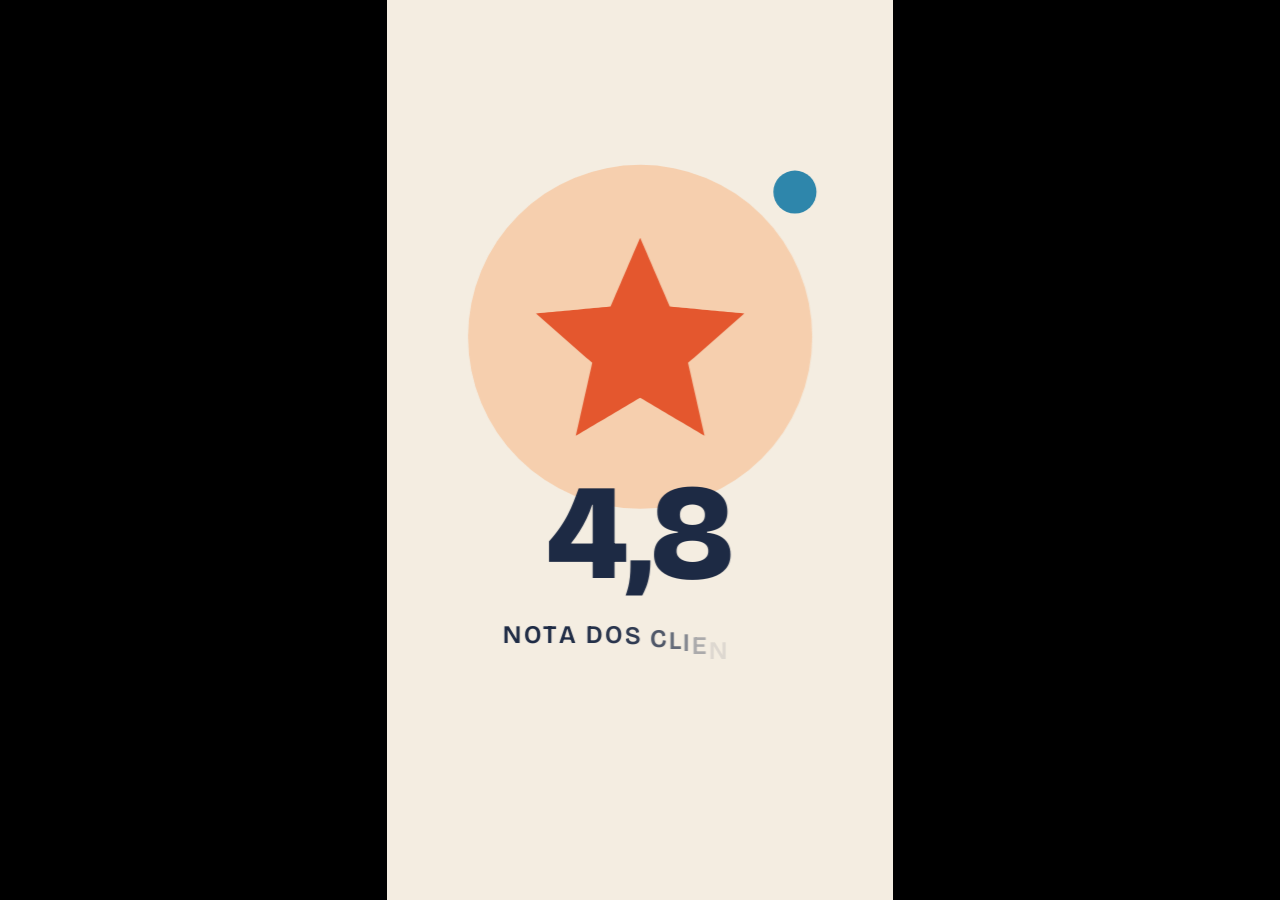
<file: cena/combinar.html>
<!doctype html>
<html lang="pt-BR">
<head>
<meta charset="utf-8">
<title>Combinar visual e movimento</title>
<!-- Risca & Mexe: uma combinação de visual e movimento. Abrir combinar.html?v=9&m=2 (visual de 1 a 11, movimento de 0 a 15).
     Para gravar em vídeo: node ferramentas/gravar.mjs --v 9 --m 2 --saida cena.mp4 -->
<link rel="stylesheet" href="catalogo.css">
<script src="https://cdnjs.cloudflare.com/ajax/libs/gsap/3.13.0/gsap.min.js"></script>
<script src="nucleo.js"></script>
<script src="visuais.js"></script>
<script src="movimentos.js"></script>
</head>
<body>
<div id="palco"></div>
<script>Catalogo.montar();   // lê ?v=9&m=2 do endereço</script>
</body>
</html>
</file>
<file: estilo.css>
/* estilo.css — Risca & Mexe
   Linguagem de relatório impresso: papel laranja e papel quadriculado, título preto muito grosso,
   colagem com fita, cartões tipo polaroide e anotações a lápis. Uma aparência só (papel), de propósito. */
:root {
  --laranja: #EF8E3B;
  --laranja-fundo: #E9842F;
  --tinta: #1A1916;
  --papel: #ECE8DE;
  --cinza: #C9C5B9;
  --linha: #B4AFA3;
  --lapis: #57524B;
  --marca: rgba(239, 142, 59, .55);
  --branco: #FBFAF6;
  --f-titulo: "Archivo", "Arial Black", Arial, sans-serif;
  --f-texto: "Archivo", "Helvetica Neue", Arial, sans-serif;
  --f-maquina: "Courier Prime", "Courier New", monospace;
  --f-mao: "Caveat", "Bradley Hand", cursive;
  color-scheme: light;
}
* { box-sizing: border-box; }
html, body { margin: 0; }
body { background: var(--papel); color: var(--tinta); font-family: var(--f-texto); font-size: 16px; line-height: 1.5; font-variation-settings: "wdth" 100; }
a { color: inherit; }
img, video { max-width: 100%; display: block; }
[hidden] { display: none !important; }
/* em inglês ou espanhol, a página espera os textos trocarem (textos.js) para não piscar o português */
html.traduzindo body { visibility: hidden; }

/* texturas */
.grao { position: absolute; inset: 0; background: url(img/grao.png); opacity: .55; mix-blend-mode: multiply; pointer-events: none; }
.quadriculado {
  background-color: var(--cinza);
  background-image: linear-gradient(var(--linha) 1px, transparent 1px), linear-gradient(90deg, var(--linha) 1px, transparent 1px);
  background-size: 22px 22px;
}
.pontilhado { background-color: var(--tinta); background-image: radial-gradient(circle, #6d6a63 1.1px, transparent 1.6px); background-size: 9px 9px; }
.papel-fundo {
  background-color: var(--papel);
  background-image: linear-gradient(rgba(180,175,163,.35) 1px, transparent 1px), linear-gradient(90deg, rgba(180,175,163,.35) 1px, transparent 1px);
  background-size: 44px 44px;
}

/* tipografia */
.titulo { font-family: var(--f-titulo); font-weight: 900; font-variation-settings: "wdth" 100; letter-spacing: -0.045em; line-height: .84; margin: 0; }
.maquina { font-family: var(--f-maquina); }
.mao { font-family: var(--f-mao); color: var(--lapis); font-size: 26px; line-height: 1.05; }
/* anotação sobre o papel laranja: em preto, para dar leitura */
.capa .mao, .mesa .mao, .pagina.laranja .mao { color: var(--tinta); }
.rotulo { font-family: var(--f-texto); font-weight: 800; font-size: 13px; letter-spacing: .02em; }
mark { background: linear-gradient(transparent 12%, var(--marca) 12%, var(--marca) 88%, transparent 88%); color: inherit; padding: 0 .1em; }

/* topo */
.topo { position: relative; z-index: 5; display: flex; justify-content: space-between; align-items: center; gap: 16px; padding: 18px 28px; font-family: var(--f-maquina); font-size: 15px; }
.topo nav { display: flex; gap: 22px; flex-wrap: wrap; }
.topo a { text-decoration: none; }
.topo a:hover, .topo a[aria-current="page"] { text-decoration: underline; text-underline-offset: 4px; }
.linguas { display: flex; gap: 8px; }
.linguas a { padding: 2px 6px; }
.linguas a[aria-current="true"] { background: var(--tinta); color: var(--branco); }
/* celular: o menu numa linha só (os links numa faixa que rola de lado, PT · EN · ES na ponta direita), 56 px de altura,
   cada link com 44 px de toque. A letra não muda; no computador nada muda. */
@media (max-width: 600px) {
  .topo { height: 56px; gap: 0; padding: 0 6px; }
  .topo nav { flex: 1 1 0; min-width: 0; flex-wrap: nowrap; gap: 0; overflow-x: auto; scrollbar-width: none; padding-right: 28px; -webkit-mask-image: linear-gradient(90deg, #000 calc(100% - 36px), transparent); mask-image: linear-gradient(90deg, #000 calc(100% - 36px), transparent); }
  .topo nav::-webkit-scrollbar { display: none; }
  .topo nav a { flex: none; display: inline-flex; align-items: center; min-height: 44px; padding: 0 10px; white-space: nowrap; }
  .linguas { flex: none; gap: 0; }
  .linguas a { display: inline-flex; align-items: center; justify-content: center; min-width: 44px; min-height: 44px; padding: 0; }
  .linguas a[aria-current="true"] { background: linear-gradient(var(--tinta), var(--tinta)) center / 30px 24px no-repeat; }
}

/* colagem */
.polaroide { position: absolute; background: var(--branco); padding: 10px 10px 34px; box-shadow: 0 10px 26px rgba(26,25,22,.28); }
.polaroide video, .polaroide img { width: 100%; aspect-ratio: 9 / 16; object-fit: cover; background: #222; }
.polaroide .legenda { position: absolute; left: 0; right: 0; bottom: 8px; text-align: center; font-family: var(--f-maquina); font-size: 14px; }
/* celular: a legenda da polaroide numa linha só, menor, sem passar da borda nem subir sobre a imagem; se não couber, só o número
   (ajustarLegendas, em textos.js, esconde o .resto quando o texto não cabe) */
@media (max-width: 600px) {
  .polaroide .legenda { left: 8px; right: 8px; white-space: nowrap; overflow: hidden; font-size: 11px; }
  .polaroide .legenda.so-numero .resto { display: none; }
}
.polaroide .num { position: absolute; left: 12px; bottom: 7px; font-family: var(--f-mao); font-size: 20px; color: var(--lapis); }
.fita { position: absolute; width: 96px; height: 26px; background: rgba(236,228,206,.82); box-shadow: 0 1px 3px rgba(0,0,0,.12); }
.retalho { position: absolute; box-shadow: 0 6px 18px rgba(26,25,22,.22); }
.etiqueta { position: absolute; background: var(--branco); padding: 10px 16px; display: flex; align-items: center; gap: 10px; box-shadow: 0 6px 16px rgba(26,25,22,.25); font-family: var(--f-maquina); font-size: 14px; }

/* linhas de construção (as guias finas que atravessam o título) */
.guia-h, .guia-v { position: absolute; background: var(--tinta); opacity: .55; }
.guia-h { height: 1px; left: 0; right: 0; }
.guia-v { width: 1px; top: 0; bottom: 0; }

/* botões e escolhas */
.botao { font-family: var(--f-maquina); font-weight: 700; font-size: 15px; border: 2px solid var(--tinta); background: var(--branco); color: var(--tinta); padding: 10px 18px; cursor: pointer; box-shadow: 4px 4px 0 var(--tinta); text-decoration: none; display: inline-block; }
.botao:hover { transform: translate(-1px, -1px); box-shadow: 5px 5px 0 var(--tinta); }
.botao:focus-visible, a:focus-visible, button:focus-visible { outline: 3px solid var(--laranja); outline-offset: 3px; }

/* rodapé */
.rodape { border-top: 2px solid var(--tinta); padding: 22px 28px 40px; display: flex; flex-wrap: wrap; justify-content: space-between; gap: 12px; font-family: var(--f-maquina); font-size: 14px; }
.rodape .credito { flex-basis: 100%; color: var(--lapis); }

@media (prefers-reduced-motion: reduce) { * { transition: none !important; } }
</file>
<file: cena/catalogo.css>
/* catalogo.css — Risca & Mexe: o palco de 1080 × 1920 das cenas do catálogo (nucleo.js põe os dois canvas dentro) */
html, body { margin: 0; background: #000; overflow: hidden; }
#palco { position: absolute; left: 0; top: 0; width: 1080px; height: 1920px; transform-origin: 0 0; perspective: 1700px; overflow: hidden; }
#palco canvas { position: absolute; left: 0; top: 0; width: 1080px; height: 1920px; }
#plano { position: absolute; left: 0; top: 0; width: 1080px; height: 1920px; transform-style: preserve-3d; }
</file>
